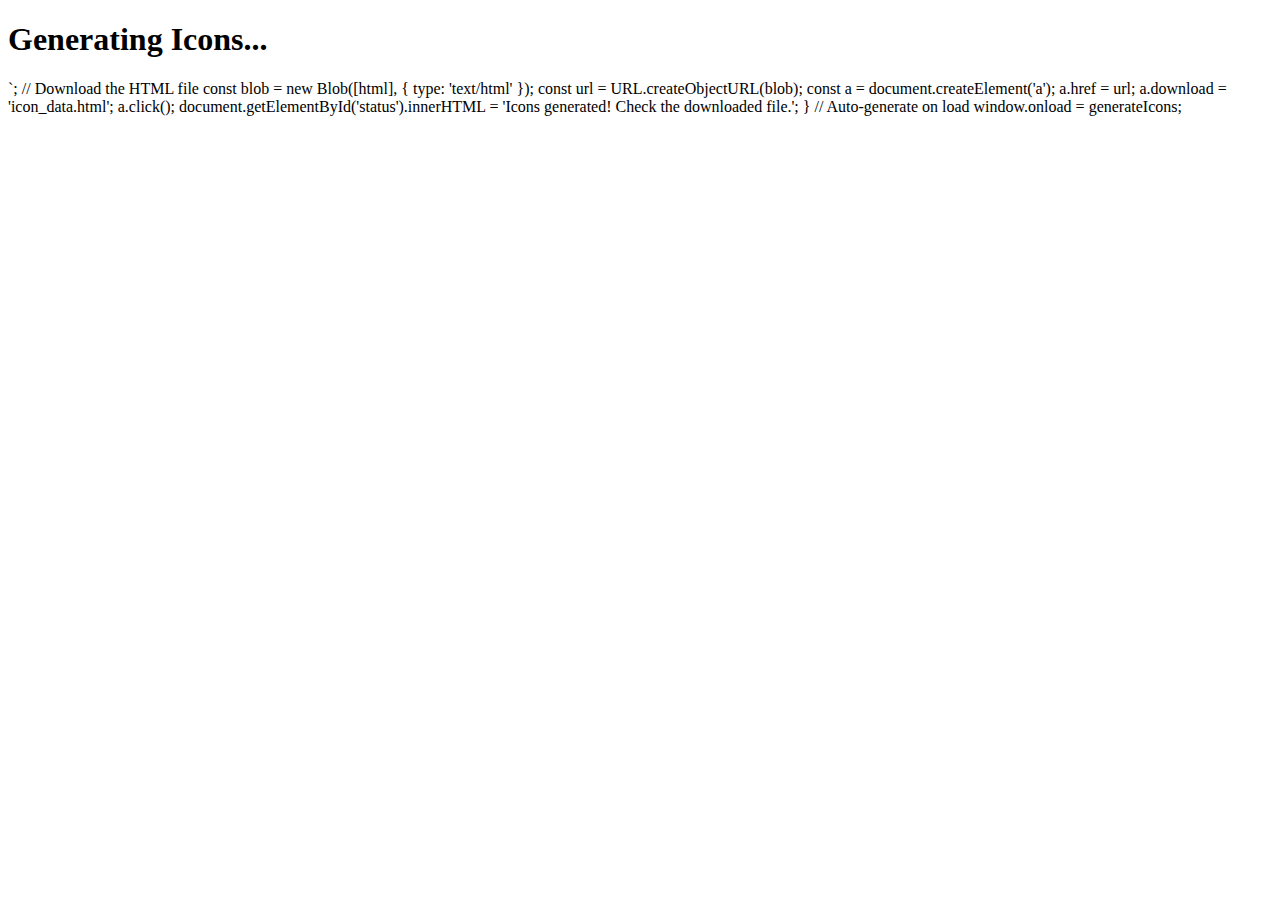
<file: create_base64_icon.html>
<!DOCTYPE html>
<html>
<head>
    <title>Base64 Icon Generator</title>
</head>
<body>
    <h1>Generating Icons...</h1>
    <div id="status"></div>
    
    <script>
        function createIcon(size) {
            const canvas = document.createElement('canvas');
            canvas.width = size;
            canvas.height = size;
            const ctx = canvas.getContext('2d');
            
            // Background gradient
            const gradient = ctx.createLinearGradient(0, 0, size, size);
            gradient.addColorStop(0, '#667eea');
            gradient.addColorStop(1, '#764ba2');
            ctx.fillStyle = gradient;
            ctx.fillRect(0, 0, size, size);
            
            // Glass effect
            ctx.fillStyle = 'rgba(255, 255, 255, 0.1)';
            ctx.fillRect(0, 0, size, size);
            
            // Sun
            const center = size / 2;
            const sunRadius = size * 0.23;
            ctx.fillStyle = '#FFD700';
            ctx.beginPath();
            ctx.arc(center, center, sunRadius, 0, 2 * Math.PI);
            ctx.fill();
            
            // Sun rays
            ctx.strokeStyle = '#FFD700';
            ctx.lineWidth = Math.max(2, size / 64);
            for (let i = 0; i < 8; i++) {
                const angle = (i * Math.PI) / 4;
                const x1 = center + Math.cos(angle) * (sunRadius + 10);
                const y1 = center + Math.sin(angle) * (sunRadius + 10);
                const x2 = center + Math.cos(angle) * (sunRadius + size * 0.15);
                const y2 = center + Math.sin(angle) * (sunRadius + size * 0.15);
                ctx.beginPath();
                ctx.moveTo(x1, y1);
                ctx.lineTo(x2, y2);
                ctx.stroke();
            }
            
            // Highlight
            const highlightSize = size * 0.08;
            ctx.fillStyle = 'rgba(255, 255, 255, 0.3)';
            ctx.beginPath();
            ctx.arc(center - sunRadius * 0.7, center - sunRadius * 0.7, highlightSize, 0, 2 * Math.PI);
            ctx.fill();
            
            return canvas.toDataURL('image/png');
        }
        
        function generateIcons() {
            const sizes = [72, 96, 128, 144, 152, 192, 384, 512];
            const icons = {};
            
            sizes.forEach(size => {
                icons[size] = createIcon(size);
            });
            
            // Create a data URL for the 192x192 icon
            const icon192 = createIcon(192);
            const iconDataUrl = icon192.toDataURL('image/png');
            
            // Create a simple HTML file with the icon
            const html = `<!DOCTYPE html>
<html>
<head>
    <title>Icon Data</title>
</head>
<body>
    <h1>Icon Data URLs</h1>
    <p>192x192 Icon:</p>
    <img src="${iconDataUrl}" alt="192x192 icon">
    <script>
        const iconData = ${JSON.stringify(icons)};
        console.log('Icon data generated:', iconData);
    </script>
</body>
</html>`;
            
            // Download the HTML file
            const blob = new Blob([html], { type: 'text/html' });
            const url = URL.createObjectURL(blob);
            const a = document.createElement('a');
            a.href = url;
            a.download = 'icon_data.html';
            a.click();
            
            document.getElementById('status').innerHTML = 'Icons generated! Check the downloaded file.';
        }
        
        // Auto-generate on load
        window.onload = generateIcons;
    </script>
</body>
</html>
</file>
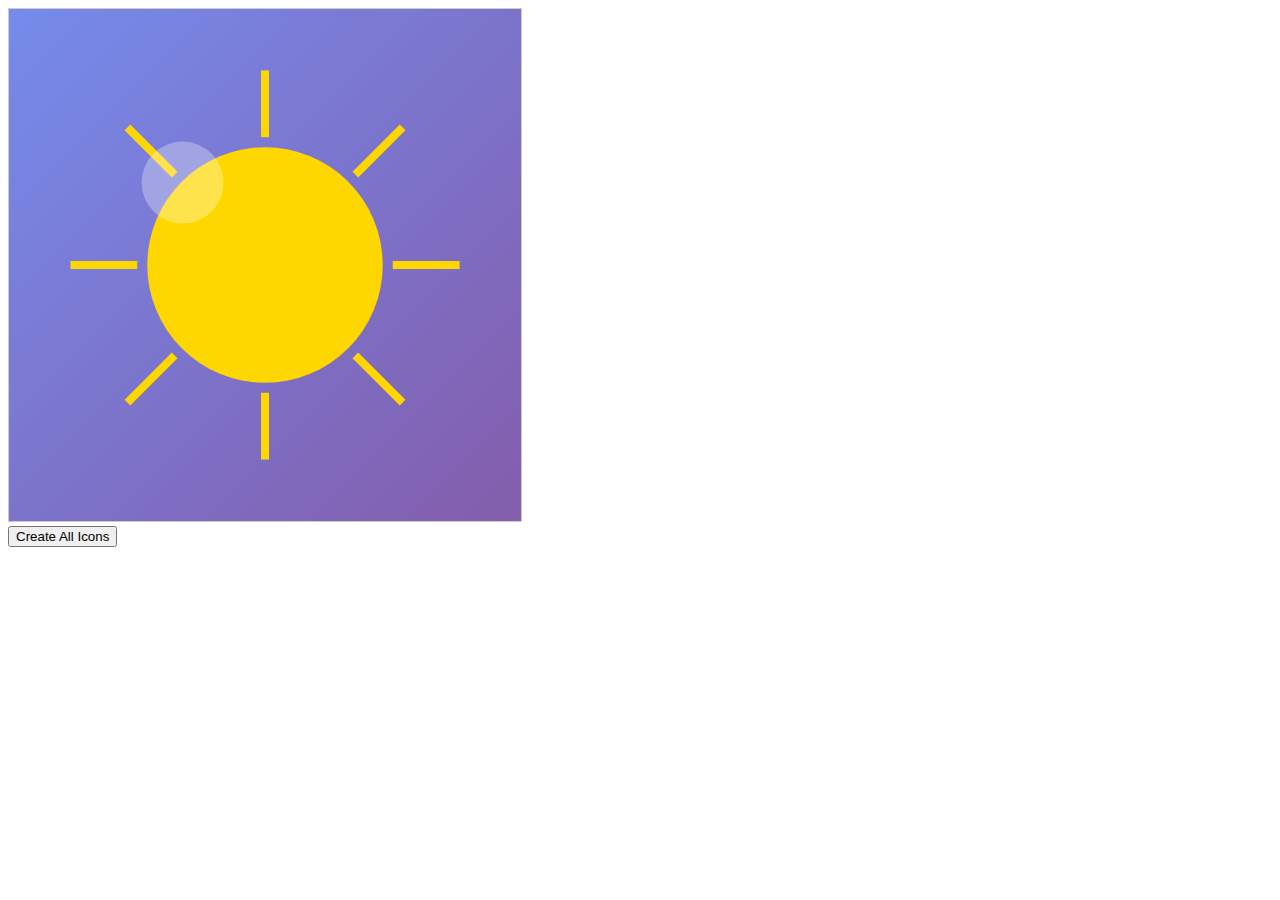
<file: create_icon_simple.html>
<!DOCTYPE html>
<html>
<head>
    <title>Simple Icon Creator</title>
</head>
<body>
    <canvas id="canvas" width="512" height="512" style="border: 1px solid #ccc;"></canvas>
    <br>
    <button onclick="createAllIcons()">Create All Icons</button>
    
    <script>
        function createIcon(size) {
            const canvas = document.createElement('canvas');
            canvas.width = size;
            canvas.height = size;
            const ctx = canvas.getContext('2d');
            
            // Background gradient
            const gradient = ctx.createLinearGradient(0, 0, size, size);
            gradient.addColorStop(0, '#667eea');
            gradient.addColorStop(1, '#764ba2');
            ctx.fillStyle = gradient;
            ctx.fillRect(0, 0, size, size);
            
            // Glass effect
            ctx.fillStyle = 'rgba(255, 255, 255, 0.1)';
            ctx.fillRect(0, 0, size, size);
            
            // Sun
            const center = size / 2;
            const sunRadius = size * 0.23;
            ctx.fillStyle = '#FFD700';
            ctx.beginPath();
            ctx.arc(center, center, sunRadius, 0, 2 * Math.PI);
            ctx.fill();
            
            // Sun rays
            ctx.strokeStyle = '#FFD700';
            ctx.lineWidth = Math.max(2, size / 64);
            for (let i = 0; i < 8; i++) {
                const angle = (i * Math.PI) / 4;
                const x1 = center + Math.cos(angle) * (sunRadius + 10);
                const y1 = center + Math.sin(angle) * (sunRadius + 10);
                const x2 = center + Math.cos(angle) * (sunRadius + size * 0.15);
                const y2 = center + Math.sin(angle) * (sunRadius + size * 0.15);
                ctx.beginPath();
                ctx.moveTo(x1, y1);
                ctx.lineTo(x2, y2);
                ctx.stroke();
            }
            
            // Highlight
            const highlightSize = size * 0.08;
            ctx.fillStyle = 'rgba(255, 255, 255, 0.3)';
            ctx.beginPath();
            ctx.arc(center - sunRadius * 0.7, center - sunRadius * 0.7, highlightSize, 0, 2 * Math.PI);
            ctx.fill();
            
            return canvas;
        }
        
        function downloadIcon(size) {
            const icon = createIcon(size);
            const link = document.createElement('a');
            link.download = `icon-${size}x${size}.png`;
            link.href = icon.toDataURL();
            link.click();
        }
        
        function createAllIcons() {
            const sizes = [72, 96, 128, 144, 152, 192, 384, 512];
            sizes.forEach((size, index) => {
                setTimeout(() => downloadIcon(size), index * 200);
            });
        }
        
        // Show preview
        const preview = createIcon(512);
        document.getElementById('canvas').getContext('2d').drawImage(preview, 0, 0);
    </script>
</body>
</html>
</file>
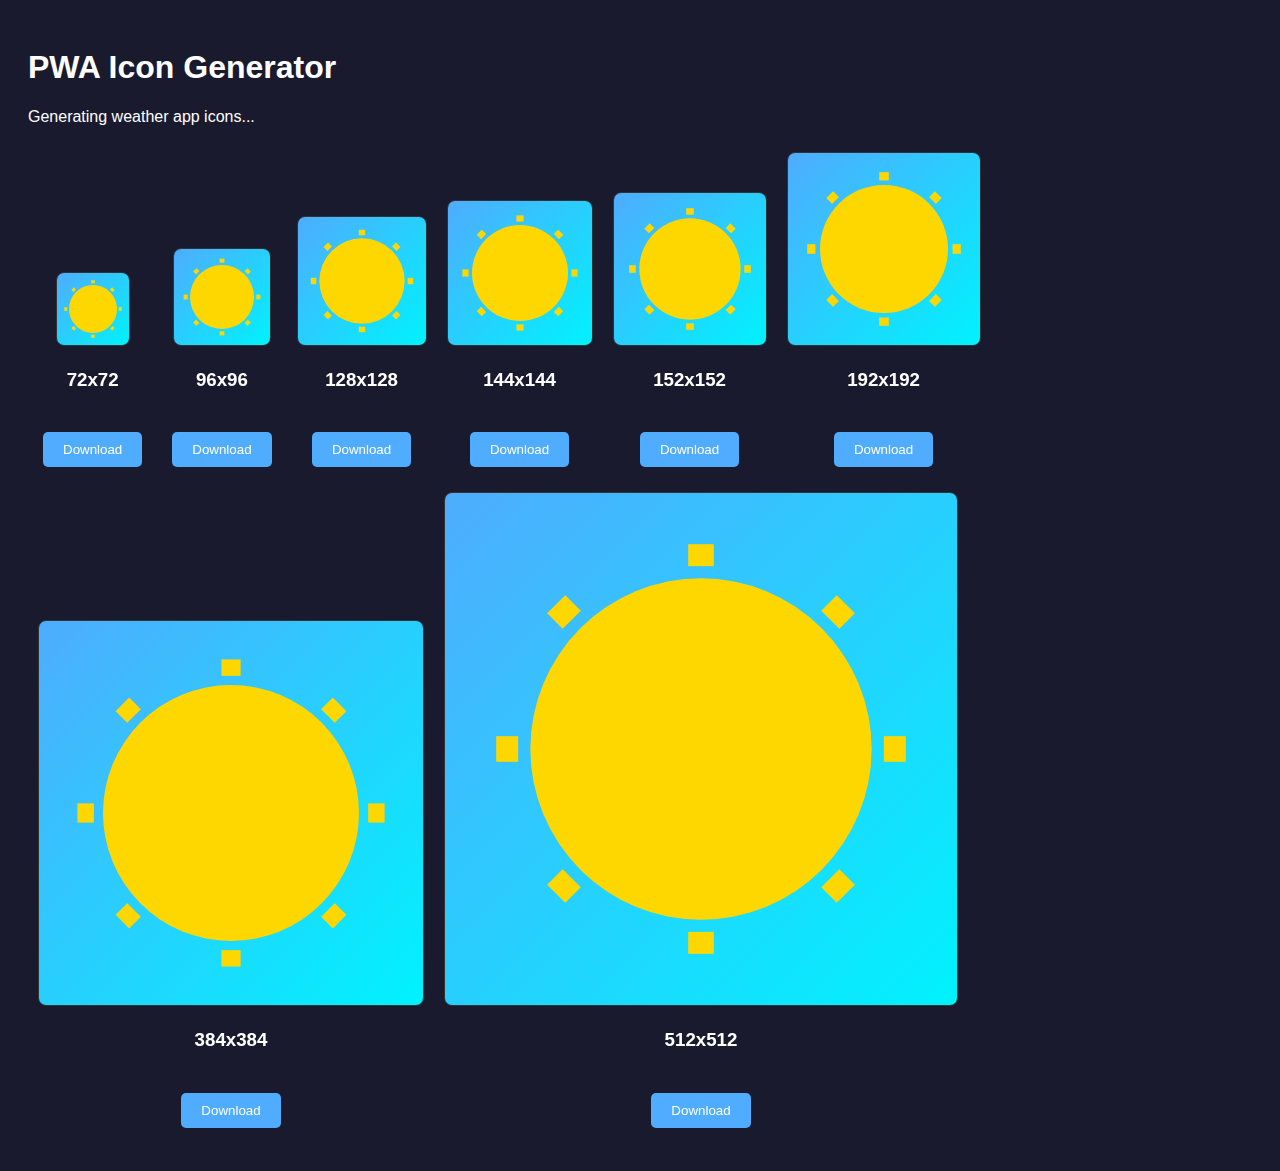
<file: create_icons.html>
<!DOCTYPE html>
<html>
<head>
    <title>PWA Icon Generator</title>
    <style>
        body {
            font-family: Arial, sans-serif;
            padding: 20px;
            background: #1a1a2e;
            color: white;
        }
        .icon {
            display: inline-block;
            margin: 10px;
            text-align: center;
        }
        canvas {
            border: 1px solid #333;
            border-radius: 8px;
        }
        button {
            background: #4facfe;
            color: white;
            border: none;
            padding: 10px 20px;
            border-radius: 5px;
            cursor: pointer;
            margin: 5px;
        }
    </style>
</head>
<body>
    <h1>PWA Icon Generator</h1>
    <p>Generating weather app icons...</p>
    
    <div id="icons"></div>
    
    <script>
        function createIcon(size) {
            const canvas = document.createElement('canvas');
            canvas.width = size;
            canvas.height = size;
            const ctx = canvas.getContext('2d');
            
            // Background gradient
            const gradient = ctx.createLinearGradient(0, 0, size, size);
            gradient.addColorStop(0, '#4facfe');
            gradient.addColorStop(1, '#00f2fe');
            ctx.fillStyle = gradient;
            ctx.fillRect(0, 0, size, size);
            
            // Weather icon (sun)
            ctx.fillStyle = '#FFD700';
            ctx.beginPath();
            ctx.arc(size/2, size/2, size/3, 0, 2 * Math.PI);
            ctx.fill();
            
            // Sun rays
            ctx.strokeStyle = '#FFD700';
            ctx.lineWidth = size/20;
            for (let i = 0; i < 8; i++) {
                const angle = (i * Math.PI) / 4;
                const x1 = size/2 + Math.cos(angle) * size/2.5;
                const y1 = size/2 + Math.sin(angle) * size/2.5;
                const x2 = size/2 + Math.cos(angle) * size/2.8;
                const y2 = size/2 + Math.sin(angle) * size/2.8;
                ctx.beginPath();
                ctx.moveTo(x1, y1);
                ctx.lineTo(x2, y2);
                ctx.stroke();
            }
            
            return canvas;
        }
        
        function downloadIcon(canvas, filename) {
            const link = document.createElement('a');
            link.download = filename;
            link.href = canvas.toDataURL();
            link.click();
        }
        
        const sizes = [72, 96, 128, 144, 152, 192, 384, 512];
        const container = document.getElementById('icons');
        
        sizes.forEach(size => {
            const icon = createIcon(size);
            const div = document.createElement('div');
            div.className = 'icon';
            div.innerHTML = `
                <h3>${size}x${size}</h3>
                <br>
                <button onclick="downloadIcon(this.previousElementSibling, 'icon-${size}x${size}.png')">Download</button>
            `;
            div.insertBefore(icon, div.firstChild);
            container.appendChild(div);
        });
    </script>
</body>
</html>
</file>
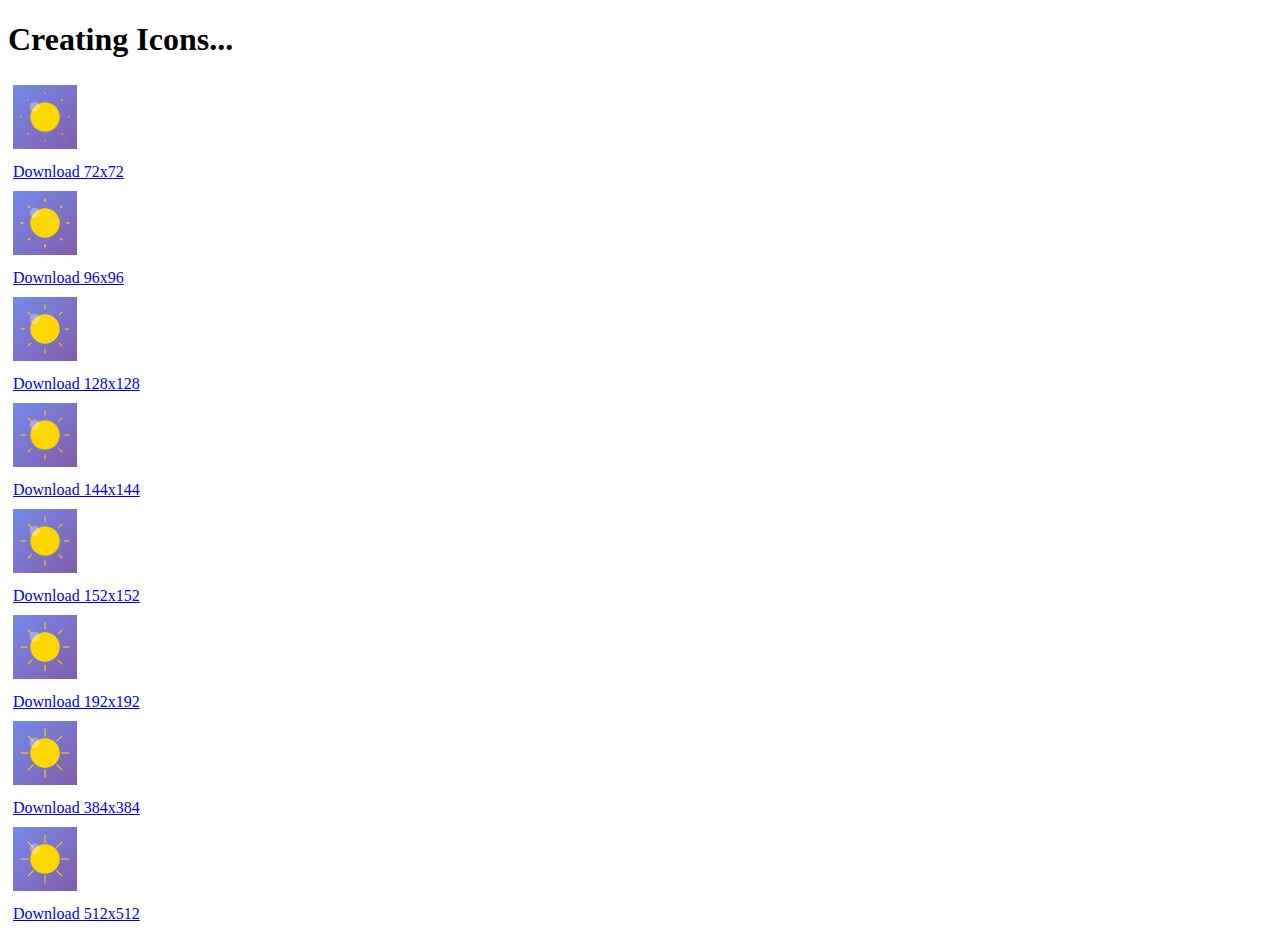
<file: create_simple_icon.html>
<!DOCTYPE html>
<html>
<head>
    <title>Simple Icon Creator</title>
</head>
<body>
    <h1>Creating Icons...</h1>
    <div id="output"></div>
    
    <script>
        function createIcon(size) {
            const canvas = document.createElement('canvas');
            canvas.width = size;
            canvas.height = size;
            const ctx = canvas.getContext('2d');
            
            // Background gradient
            const gradient = ctx.createLinearGradient(0, 0, size, size);
            gradient.addColorStop(0, '#667eea');
            gradient.addColorStop(1, '#764ba2');
            ctx.fillStyle = gradient;
            ctx.fillRect(0, 0, size, size);
            
            // Glass effect
            ctx.fillStyle = 'rgba(255, 255, 255, 0.1)';
            ctx.fillRect(0, 0, size, size);
            
            // Sun
            const center = size / 2;
            const sunRadius = size * 0.23;
            ctx.fillStyle = '#FFD700';
            ctx.beginPath();
            ctx.arc(center, center, sunRadius, 0, 2 * Math.PI);
            ctx.fill();
            
            // Sun rays
            ctx.strokeStyle = '#FFD700';
            ctx.lineWidth = Math.max(2, size / 64);
            for (let i = 0; i < 8; i++) {
                const angle = (i * Math.PI) / 4;
                const x1 = center + Math.cos(angle) * (sunRadius + 10);
                const y1 = center + Math.sin(angle) * (sunRadius + 10);
                const x2 = center + Math.cos(angle) * (sunRadius + size * 0.15);
                const y2 = center + Math.sin(angle) * (sunRadius + size * 0.15);
                ctx.beginPath();
                ctx.moveTo(x1, y1);
                ctx.lineTo(x2, y2);
                ctx.stroke();
            }
            
            // Highlight
            const highlightSize = size * 0.08;
            ctx.fillStyle = 'rgba(255, 255, 255, 0.3)';
            ctx.beginPath();
            ctx.arc(center - sunRadius * 0.7, center - sunRadius * 0.7, highlightSize, 0, 2 * Math.PI);
            ctx.fill();
            
            return canvas.toDataURL('image/png');
        }
        
        function createAllIcons() {
            const sizes = [72, 96, 128, 144, 152, 192, 384, 512];
            const output = document.getElementById('output');
            
            sizes.forEach(size => {
                const iconDataUrl = createIcon(size);
                const img = document.createElement('img');
                img.src = iconDataUrl;
                img.width = 64;
                img.height = 64;
                img.style.margin = '5px';
                img.title = `${size}x${size}`;
                output.appendChild(img);
                
                // Create download link
                const link = document.createElement('a');
                link.href = iconDataUrl;
                link.download = `icon-${size}x${size}.png`;
                link.textContent = `Download ${size}x${size}`;
                link.style.display = 'block';
                link.style.margin = '5px';
                output.appendChild(link);
            });
        }
        
        // Auto-create on load
        window.onload = createAllIcons;
    </script>
</body>
</html>
</file>
